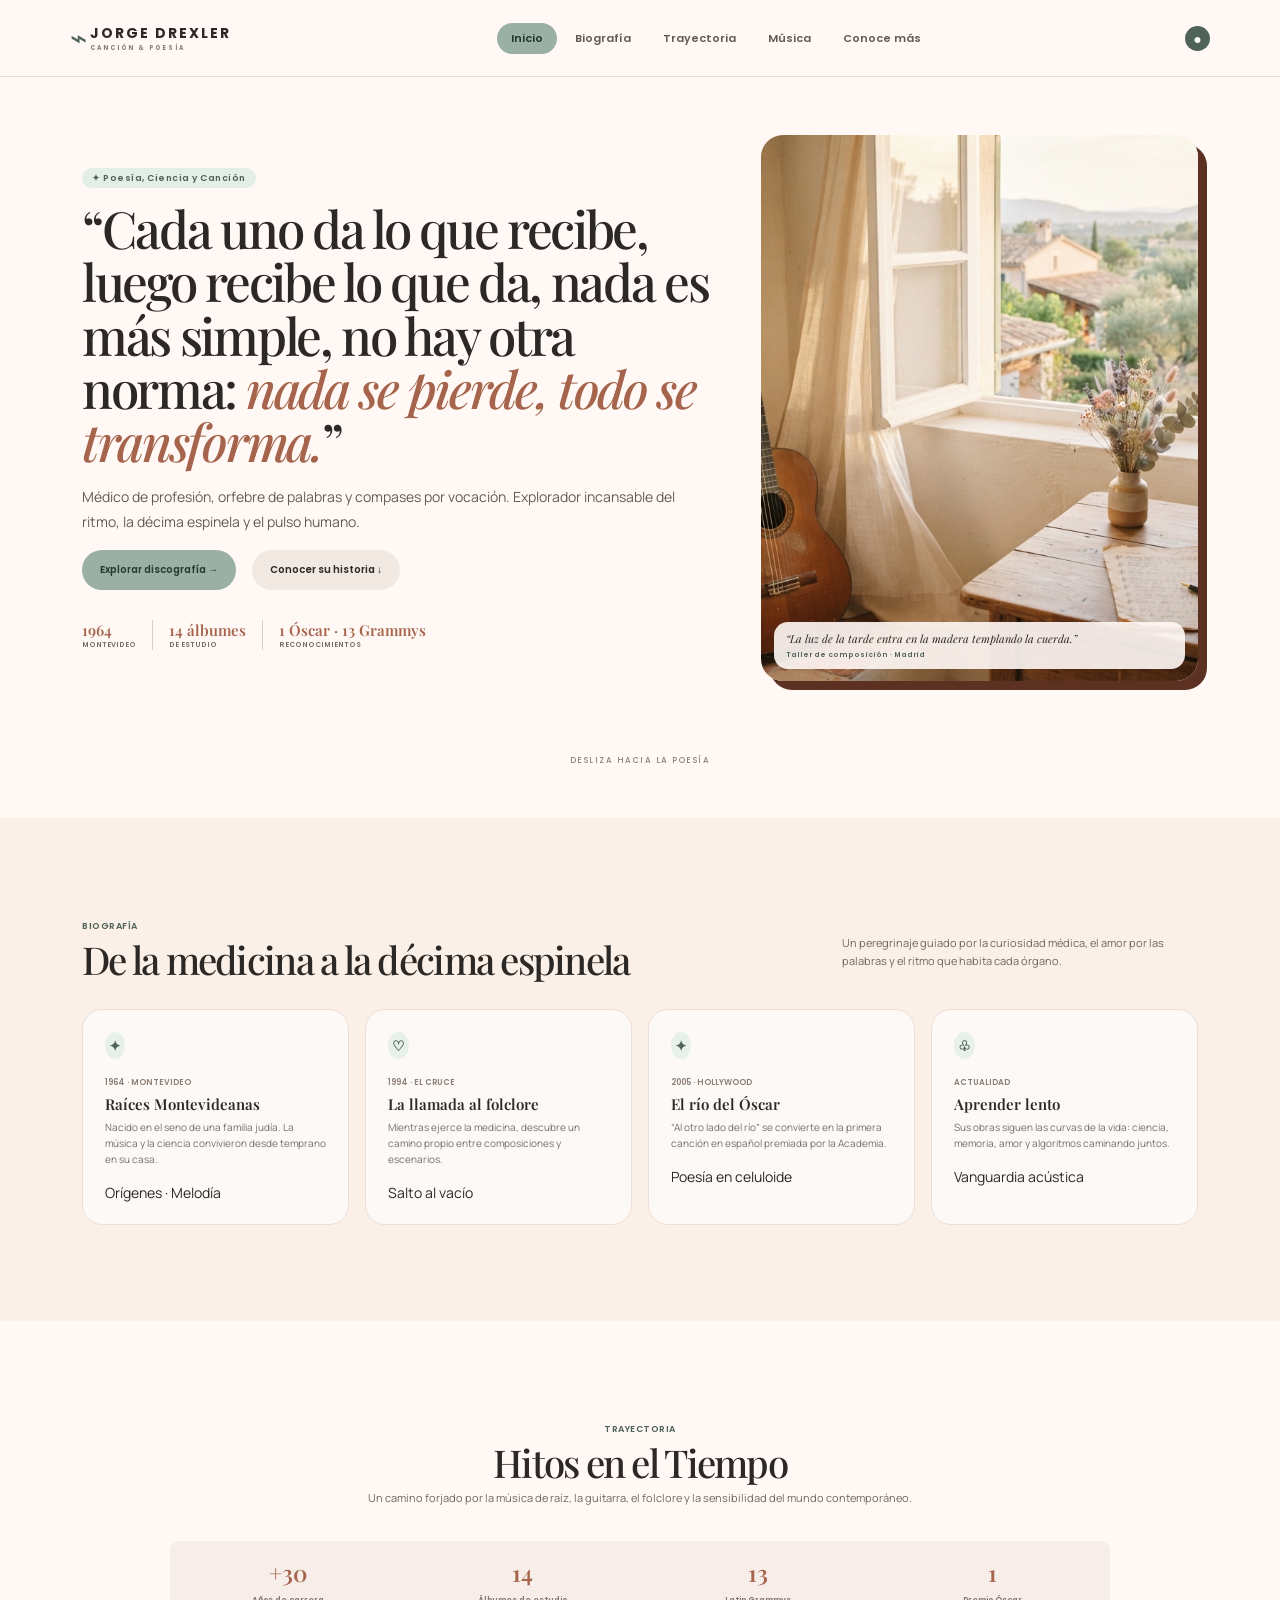
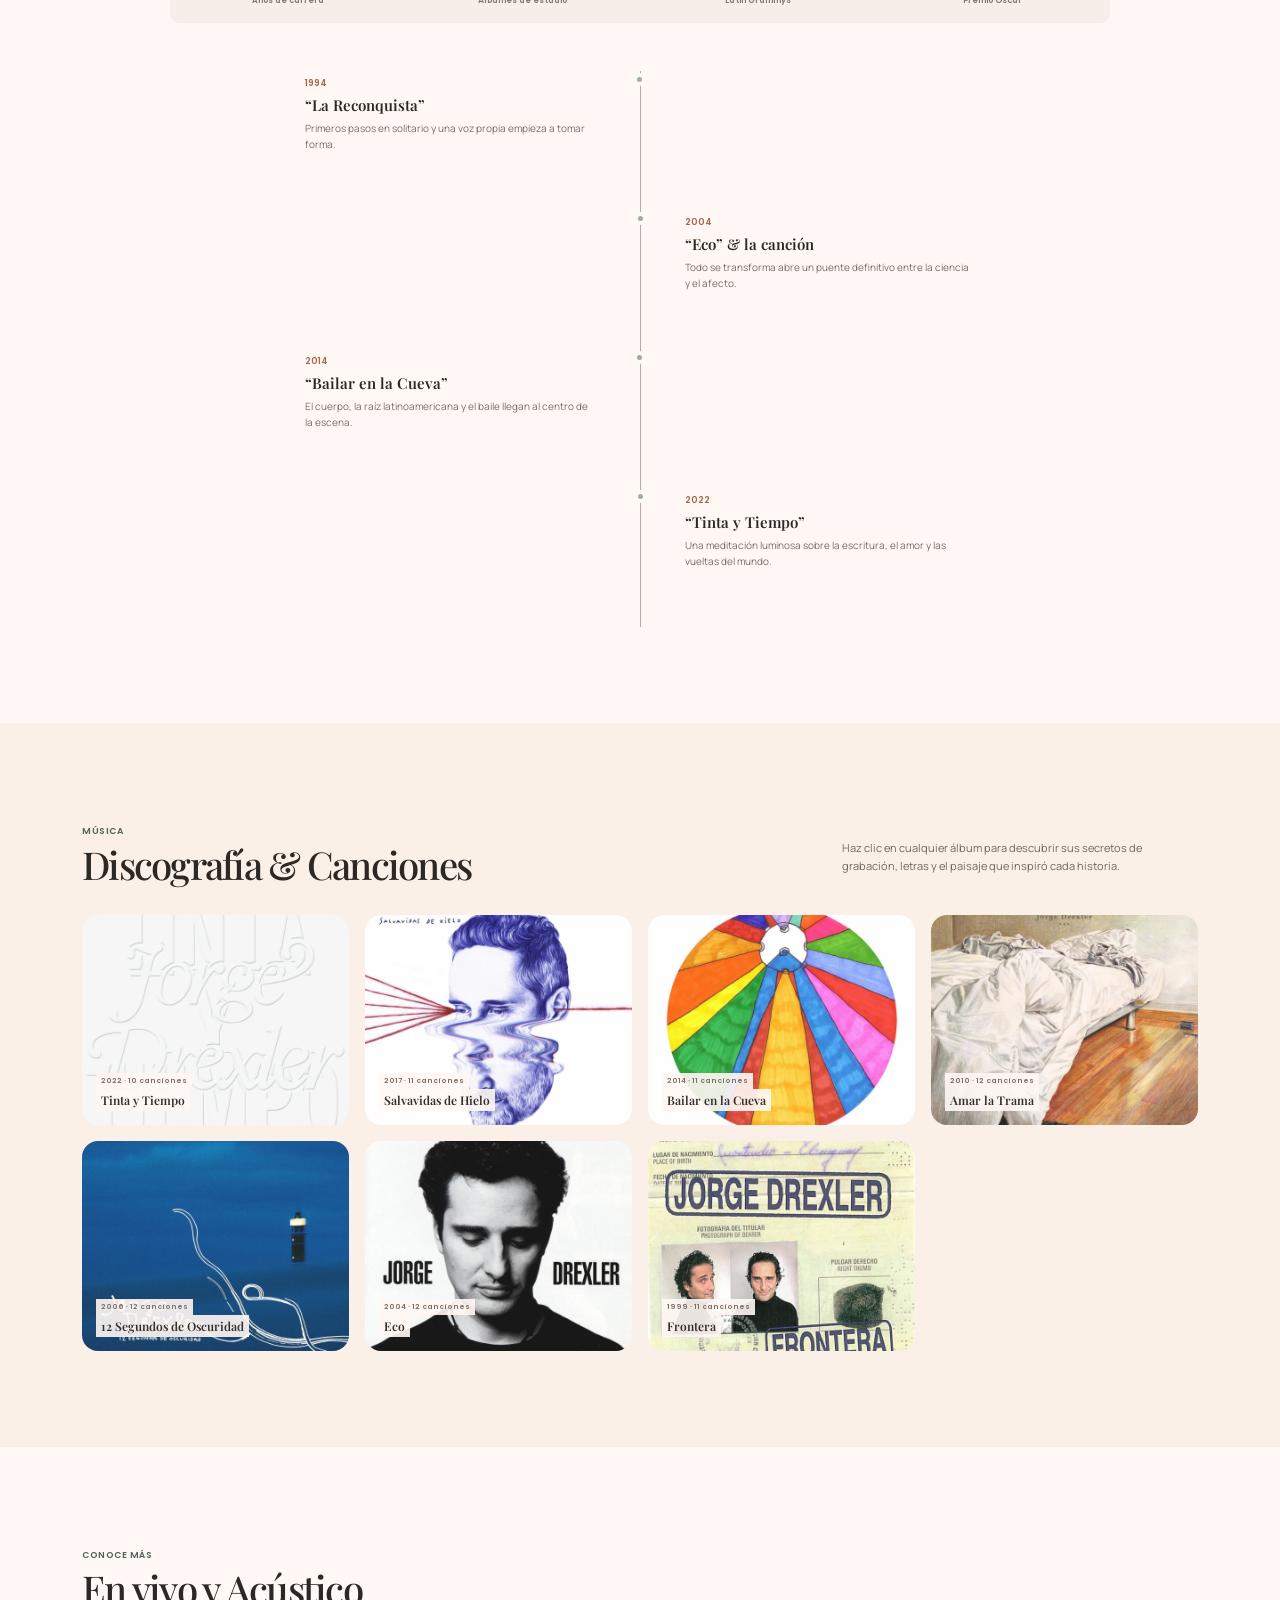
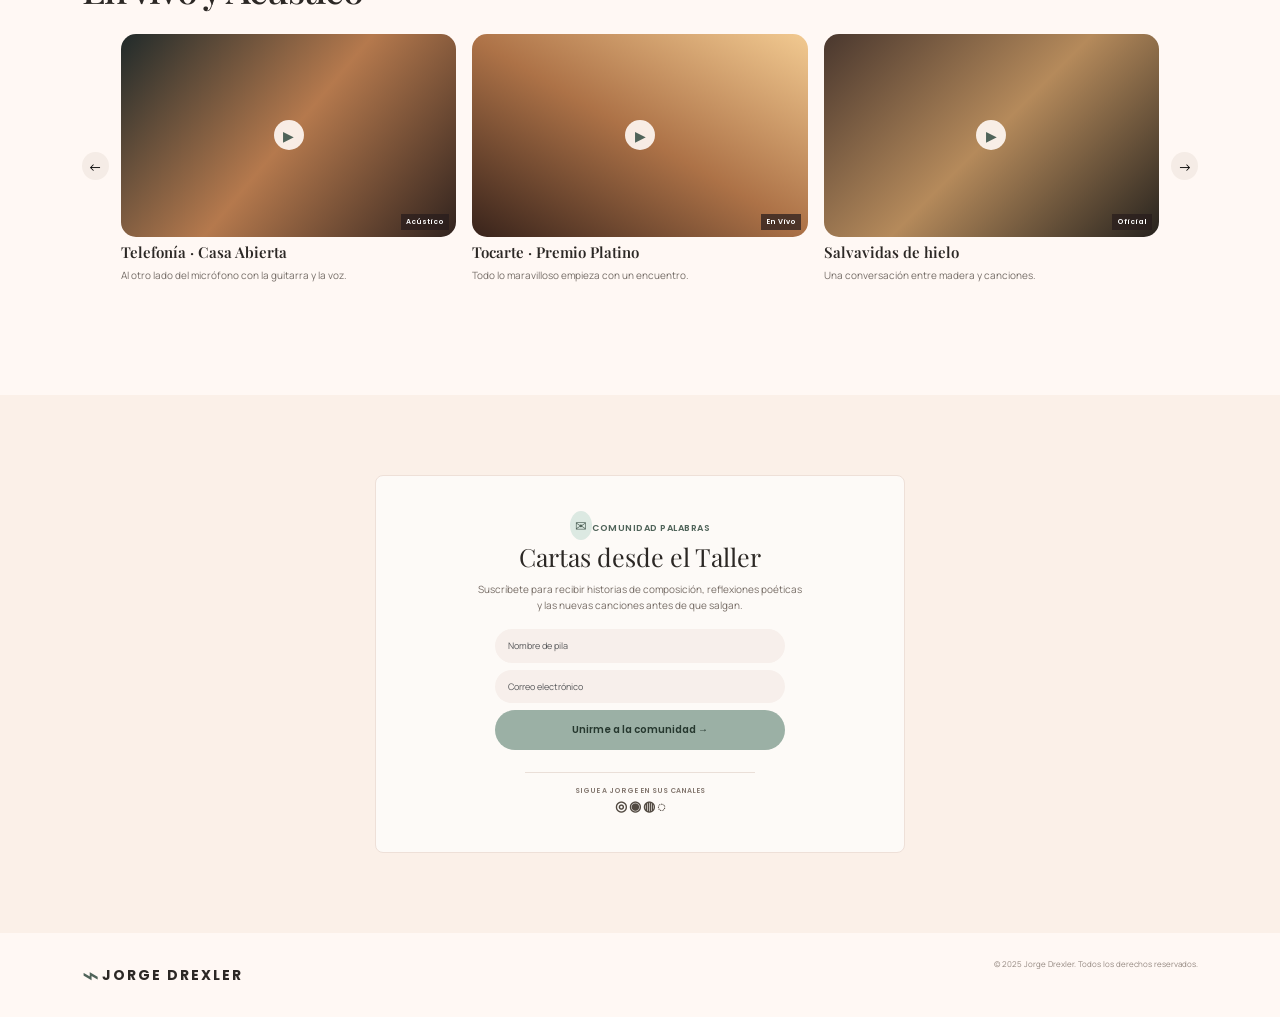
<file: index.html>
<!doctype html>
<html lang="es">
<head>
  <meta charset="utf-8">
  <meta name="viewport" content="width=device-width, initial-scale=1">
  <meta name="description" content="Jorge Drexler: poesía, ciencia y canción.">
  <title>Jorge Drexler — Canción & Poesía</title>
  <link rel="preconnect" href="https://fonts.googleapis.com">
  <link rel="preconnect" href="https://fonts.gstatic.com" crossorigin>
  <link href="https://fonts.googleapis.com/css2?family=Manrope:wght@400;500;600;700&family=Playfair+Display:ital,wght@0,500;0,600;1,500;1,600&family=Poppins:wght@400;500;600;700&display=swap" rel="stylesheet">
  <link href="https://cdn.jsdelivr.net/npm/bootstrap@5.3.3/dist/css/bootstrap.min.css" rel="stylesheet">
  <link rel="stylesheet" href="assets/css/styles.css?v=4952a72">
</head>
<body>
  <header class="site-header fixed-top">
    <nav class="navbar navbar-expand-lg container py-3">
      <a class="navbar-brand logo" href="#inicio" aria-label="Jorge Drexler, inicio"><span class="logo-wave">⌁</span><span>JORGE DREXLER<small>CANCIÓN &amp; POESÍA</small></span></a>
      <button class="navbar-toggler border-0 shadow-none" type="button" data-bs-toggle="collapse" data-bs-target="#mainNav" aria-controls="mainNav" aria-expanded="false" aria-label="Abrir menú"><span class="navbar-toggler-icon"></span></button>
      <div class="collapse navbar-collapse" id="mainNav">
        <ul class="navbar-nav mx-auto gap-lg-1 mt-3 mt-lg-0">
          <li class="nav-item"><a class="nav-link active" href="#inicio">Inicio</a></li>
          <li class="nav-item"><a class="nav-link" href="#biografia">Biografía</a></li>
          <li class="nav-item"><a class="nav-link" href="#trayectoria">Trayectoria</a></li>
          <li class="nav-item"><a class="nav-link" href="#musica">Música</a></li>
          <li class="nav-item"><a class="nav-link" href="#conoce-mas">Conoce más</a></li>
        </ul>
        <button class="profile-button" type="button" aria-label="Perfil">●</button>
      </div>
    </nav>
  </header>

  <main>
    <section id="inicio" class="hero section-space">
      <div class="container"><div class="row align-items-center g-5">
        <div class="col-lg-7 order-2 order-lg-1">
          <span class="eyebrow"><span>✦</span> Poesía, Ciencia y Canción</span>
          <h1>“Cada uno da lo que recibe, luego recibe lo que da, nada es más simple, no hay otra norma: <em>nada se pierde, todo se transforma.</em>”</h1>
          <p class="hero-copy">Médico de profesión, orfebre de palabras y compases por vocación. Explorador incansable del ritmo, la décima espinela y el pulso humano.</p>
          <div class="d-flex flex-wrap gap-2 gap-sm-3"><a class="btn btn-sage" href="#musica">Explorar discografía <span>→</span></a><a class="btn btn-soft" href="#biografia">Conocer su historia <span>↓</span></a></div>
          <div class="stats-row">
            <div><strong>1964</strong><span>Montevideo</span></div><i></i><div><strong>14 álbumes</strong><span>De estudio</span></div><i></i><div><strong>1 Óscar · 13 Grammys</strong><span>Reconocimientos</span></div>
          </div>
        </div>
        <div class="col-lg-5 order-1 order-lg-2"><figure class="hero-image mb-0"><img src="Mockups/a_warm_poetic_scene_of_an_acoustic_spanish_guitar_leaning_gracefully_against_an/screen.png" alt="Guitarra junto a una ventana iluminada"><figcaption>“La luz de la tarde entra en la madera templando la cuerda.”<small>Taller de composición · Madrid</small></figcaption></figure></div>
      </div><a class="scroll-cue" href="#biografia">Desliza hacia la poesía <b></b></a></div>
    </section>

    <section id="biografia" class="bio section-space"><div class="container">
      <div class="section-intro row"><div class="col-md-7"><span class="overline">Biografía</span><h2>De la medicina a la décima espinela</h2></div><p class="col-md-4 offset-md-1">Un peregrinaje guiado por la curiosidad médica, el amor por las palabras y el ritmo que habita cada órgano.</p></div>
      <div class="row g-3 mt-2">
        <div class="col-md-6 col-xl-3"><article class="bio-card"><b>✦</b><small>1964 · MONTEVIDEO</small><h3>Raíces Montevideanas</h3><p>Nacido en el seno de una familia judía. La música y la ciencia convivieron desde temprano en su casa.</p><span>Orígenes · Melodía</span></article></div>
        <div class="col-md-6 col-xl-3"><article class="bio-card"><b>♡</b><small>1994 · EL CRUCE</small><h3>La llamada al folclore</h3><p>Mientras ejerce la medicina, descubre un camino propio entre composiciones y escenarios.</p><span>Salto al vacío</span></article></div>
        <div class="col-md-6 col-xl-3"><article class="bio-card"><b>✦</b><small>2005 · HOLLYWOOD</small><h3>El río del Óscar</h3><p>“Al otro lado del río” se convierte en la primera canción en español premiada por la Academia.</p><span>Poesía en celuloide</span></article></div>
        <div class="col-md-6 col-xl-3"><article class="bio-card"><b>♧</b><small>ACTUALIDAD</small><h3>Aprender lento</h3><p>Sus obras siguen las curvas de la vida: ciencia, memoria, amor y algoritmos caminando juntos.</p><span>Vanguardia acústica</span></article></div>
      </div>
    </div></section>

    <section id="trayectoria" class="trajectory section-space"><div class="container">
      <div class="text-center section-intro justify-content-center"><span class="overline">Trayectoria</span><h2>Hitos en el Tiempo</h2><p class="mx-auto">Un camino forjado por la música de raíz, la guitarra, el folclore y la sensibilidad del mundo contemporáneo.</p></div>
      <div class="achievement-bar row text-center g-0"><div class="col-6 col-md-3"><strong>+30</strong><span>Años de carrera</span></div><div class="col-6 col-md-3"><strong>14</strong><span>Álbumes de estudio</span></div><div class="col-6 col-md-3"><strong>13</strong><span>Latin Grammys</span></div><div class="col-6 col-md-3"><strong>1</strong><span>Premio Óscar</span></div></div>
      <div class="timeline"><article class="timeline-item left"><time>1994</time><h3>“La Reconquista”</h3><p>Primeros pasos en solitario y una voz propia empieza a tomar forma.</p></article><article class="timeline-item right"><time>2004</time><h3>“Eco” &amp; la canción</h3><p>Todo se transforma abre un puente definitivo entre la ciencia y el afecto.</p></article><article class="timeline-item left"><time>2014</time><h3>“Bailar en la Cueva”</h3><p>El cuerpo, la raíz latinoamericana y el baile llegan al centro de la escena.</p></article><article class="timeline-item right"><time>2022</time><h3>“Tinta y Tiempo”</h3><p>Una meditación luminosa sobre la escritura, el amor y las vueltas del mundo.</p></article></div>
    </div></section>

    <section id="musica" class="music section-space"><div class="container"><div class="section-intro row"><div class="col-md-7"><span class="overline">Música</span><h2>Discografía &amp; Canciones</h2></div><p class="col-md-4 offset-md-1">Haz clic en cualquier álbum para descubrir sus secretos de grabación, letras y el paisaje que inspiró cada historia.</p></div>
      <div class="row g-3 album-grid mt-2">
        <div class="col-6 col-md-4 col-lg-3"><button class="album-card cover-corner" data-album="Tinta y Tiempo" data-year="2022" data-song="Tinta y Tiempo"><span>2022 · 10 canciones</span><b>Tinta y Tiempo</b></button></div>
        <div class="col-6 col-md-4 col-lg-3"><button class="album-card cover-ice" data-album="Salvavidas de Hielo" data-year="2017" data-song="Telefonía"><span>2017 · 11 canciones</span><b>Salvavidas de Hielo</b></button></div>
        <div class="col-6 col-md-4 col-lg-3"><button class="album-card cover-cave" data-album="Bailar en la Cueva" data-year="2014" data-song="Universos Paralelos"><span>2014 · 11 canciones</span><b>Bailar en la Cueva</b></button></div>
        <div class="col-6 col-md-4 col-lg-3"><button class="album-card cover-stage" data-album="Amar la Trama" data-year="2010" data-song="La trama y el desenlace"><span>2010 · 12 canciones</span><b>Amar la Trama</b></button></div>
        <div class="col-6 col-md-4 col-lg-3"><button class="album-card cover-blue" data-album="12 Segundos de Oscuridad" data-year="2006" data-song="12 Segundos de Oscuridad"><span>2006 · 12 canciones</span><b>12 Segundos de Oscuridad</b></button></div>
        <div class="col-6 col-md-4 col-lg-3"><button class="album-card cover-white" data-album="Eco" data-year="2004" data-song="Todo se transforma"><span>2004 · 12 canciones</span><b>Eco</b></button></div>
        <div class="col-6 col-md-4 col-lg-3"><button class="album-card cover-forest" data-album="Frontera" data-year="1999" data-song="La edad del cielo"><span>1999 · 11 canciones</span><b>Frontera</b></button></div>
      </div>
    </div></section>

    <section id="conoce-mas" class="watch section-space"><div class="container"><div class="section-intro"><span class="overline">Conoce más</span><h2>En vivo y Acústico</h2></div><div class="video-wrap"><button class="carousel-control prev" aria-label="Anterior">←</button><div class="video-track"><article class="video-card"><div class="video-img video-one"><button class="play" aria-label="Reproducir">▶</button><span>Acústico</span></div><h3>Telefonía · Casa Abierta</h3><p>Al otro lado del micrófono con la guitarra y la voz.</p></article><article class="video-card"><div class="video-img video-two"><button class="play" aria-label="Reproducir">▶</button><span>En Vivo</span></div><h3>Tocarte · Premio Platino</h3><p>Todo lo maravilloso empieza con un encuentro.</p></article><article class="video-card"><div class="video-img video-three"><button class="play" aria-label="Reproducir">▶</button><span>Oficial</span></div><h3>Salvavidas de hielo</h3><p>Una conversación entre madera y canciones.</p></article></div><button class="carousel-control next" aria-label="Siguiente">→</button></div></div>
    </section>
    <section class="newsletter"><div class="container"><div class="letter-card text-center"><span class="mail-icon">✉</span><span class="overline">Comunidad palabras</span><h2>Cartas desde el Taller</h2><p>Suscríbete para recibir historias de composición, reflexiones poéticas y las nuevas canciones antes de que salgan.</p><form id="newsletterForm" class="mx-auto"><input class="form-control" type="text" placeholder="Nombre de pila" required><input class="form-control" type="email" placeholder="Correo electrónico" required><button class="btn btn-sage w-100" type="submit">Unirme a la comunidad →</button></form><div id="formSuccess" class="form-success d-none">Gracias por unirte. Nos leemos pronto.</div><div class="social">SIGUE A JORGE EN SUS CANALES<br><a href="#inicio">◎</a> <a href="#inicio">◉</a> <a href="#inicio">◍</a> <a href="#inicio">◌</a></div></div></div></section>
  </main>
  <footer><div class="container d-flex justify-content-between flex-wrap gap-2"><span class="logo footer-logo"><span class="logo-wave">⌁</span> JORGE DREXLER</span><span>© 2025 Jorge Drexler. Todos los derechos reservados.</span></div></footer>
  <button id="toTop" class="to-top" aria-label="Volver arriba">↑</button>

  <div class="modal fade" id="albumModal" tabindex="-1" aria-labelledby="albumTitle" aria-hidden="true"><div class="modal-dialog modal-dialog-centered modal-lg"><div class="modal-content"><div class="modal-header border-0"><div><span class="overline">Álbum seleccionado</span><h2 class="modal-title" id="albumTitle"></h2></div><button class="btn-close" data-bs-dismiss="modal" aria-label="Cerrar"></button></div><div class="modal-body"><div class="album-modal-art"></div><p id="albumDescription"></p><div class="track-row"><button id="trackPlay" class="track-play">▶</button><div><small>CANCIÓN DESTACADA</small><strong id="trackName"></strong></div><span id="trackState">3:24</span></div></div></div></div></div>
  <script src="https://code.jquery.com/jquery-3.7.1.min.js"></script>
  <script src="https://cdn.jsdelivr.net/npm/bootstrap@5.3.3/dist/js/bootstrap.bundle.min.js"></script>
  <script src="assets/js/app.js"></script>
</body>
</html>
</file>
<file: assets/css/styles.css>
:root{--bg:#fff8f4;--soft:#fbf0e8;--sage:#9bb0a5;--green:#4f6359;--clay:#a5644b;--ink:#2c2825}*{box-sizing:border-box}html{scroll-behavior:smooth}body{background:var(--bg);color:var(--ink);font:14px Manrope,Arial}.site-header{background:#fff8f4ed;border-bottom:1px solid #e9ddd5;backdrop-filter:blur(10px)}.navbar{min-height:74px}.logo{align-items:center;color:var(--ink);display:flex;font:700 14px Poppins;gap:7px;letter-spacing:2px;line-height:1;text-decoration:none}.logo small{color:#877e77;display:block;font-size:6px;letter-spacing:2px;margin-top:5px}.logo-wave{color:var(--green);font:29px Georgia;letter-spacing:-9px;margin-right:5px}.nav-link{border-radius:99px;color:#615a55!important;font:600 11px Poppins!important;padding:7px 14px!important}.nav-link.active,.nav-link:hover{background:var(--sage);color:#24362d!important}.profile-button,.to-top{background:var(--green);border:0;border-radius:50%;color:#fff;height:25px;width:25px}.section-space{padding:96px 0}.hero{padding-top:135px}.eyebrow,.overline{color:var(--green);font:600 9px Poppins;letter-spacing:.5px;text-transform:uppercase}.eyebrow{background:#e2eee7;border-radius:99px;padding:4px 10px;text-transform:none}.hero h1,h2{font-family:'Playfair Display',Georgia,serif}.hero h1{font-size:clamp(2.25rem,4vw,4rem);letter-spacing:-.045em;line-height:1.04;margin:17px 0}.hero h1 em{color:var(--clay)}.hero-copy{color:#625b56;line-height:1.75;max-width:620px}.btn{border:0;border-radius:99px;font:600 10px Poppins;padding:12px 18px}.btn-sage{background:var(--sage);color:#26382f}.btn-soft{background:#f1e8e2;color:var(--ink)}.stats-row{display:flex;gap:16px;margin-top:30px}.stats-row div{display:flex;flex-direction:column}.stats-row strong{color:var(--clay);font:600 15px 'Playfair Display';white-space:nowrap}.stats-row span{color:#746b65;font:600 7px Poppins;text-transform:uppercase}.stats-row i{background:#d7cfc8;width:1px}.hero-image{border-radius:22px;box-shadow:9px 9px #5c3121;margin:auto;max-width:440px;overflow:hidden;position:relative}.hero-image img{aspect-ratio:4/5;display:block;object-fit:cover;width:100%}.hero-image figcaption{background:#fff8f4e8;border-radius:14px;bottom:12px;font:italic 11px 'Playfair Display';left:13px;padding:9px 12px;position:absolute;right:13px}.hero-image small{color:var(--green);display:block;font:600 7px Poppins;font-style:normal;margin-top:4px}.scroll-cue{color:#8b8078;display:block;font:500 8px Poppins;letter-spacing:1.5px;margin:74px auto -45px;text-align:center;text-decoration:none;text-transform:uppercase}.bio,.music,.newsletter{background:var(--soft)}.section-intro{align-items:end}.section-intro h2{font-size:clamp(1.8rem,3vw,2.8rem);letter-spacing:-.045em;line-height:1.1;margin:5px 0}.section-intro p{color:#6e6761;font-size:11px;line-height:1.6}.bio-card{background:#ffffff9c;border:1px solid #eddfd6;border-radius:20px;height:100%;padding:22px}.bio-card b{background:#e7f0ea;border-radius:50%;color:var(--green);display:inline-block;padding:4px}.bio-card small{color:#8a7e75;display:block;font:600 8px Poppins;margin-top:18px}.bio-card h3,.timeline-item h3,.video-card h3{font:600 15px 'Playfair Display';margin:5px 0}.bio-card p,.timeline-item p,.video-card p{color:#766e68;font-size:10px;line-height:1.6}.achievement-bar{background:#f7eee9;border-radius:9px;margin:35px auto 48px;max-width:940px;padding:16px 0}.achievement-bar strong{color:var(--clay);display:block;font:600 23px 'Playfair Display'}.achievement-bar span{color:#807770;font:600 8px Poppins}.timeline{margin:auto;max-width:760px;position:relative}.timeline:before{background:#baa99e;bottom:0;content:"";left:50%;position:absolute;top:0;width:1px}.timeline-item{padding:0 45px 42px;position:relative;width:50%}.timeline-item:after{background:var(--sage);border:4px solid var(--bg);border-radius:50%;content:"";height:13px;position:absolute;right:-6px;top:2px;width:13px}.timeline-item.right{margin-left:50%}.timeline-item.right:after{left:-6px}.timeline-item time{color:var(--clay);font:600 9px Poppins}.album-card{background:#eee;border:0;border-radius:16px;display:flex;flex-direction:column;isolation:isolate;justify-content:end;min-height:210px;overflow:hidden;padding:14px;position:relative;text-align:left;transition:.25s;width:100%}.album-card:before{content:"";inset:0;opacity:.9;position:absolute;transition:.25s;z-index:-1}.album-card:hover{transform:translateY(-5px)}.album-card:hover:before{transform:scale(1.08)}.album-card span,.album-card b{background:#fff8f4e6;width:max-content}.album-card span{color:#7c6d63;font:600 7px Poppins;padding:3px 5px}.album-card b{color:#322e2a;font:600 12px 'Playfair Display';padding:3px 5px}.cover-corner:before{background:url("../../Mockups/Tinta%20y%20Tiempo.jpg") center/cover}.cover-ice:before{background:url("../../Mockups/Salvavidas%20de%20Hielo.jpg") center/cover}.cover-cave:before{background:url("../../Mockups/Bailar%20en%20la%20Cueva.jpg") center/cover}.cover-stage:before{background:url("../../Mockups/Amar%20la%20Trama.jpg") center/cover}.cover-blue:before{background:url("../../Mockups/12%20Segundos%20de%20Oscuridad.jpg") center/cover}.cover-white:before{background:url("../../Mockups/Eco.jpg") center/cover}.cover-forest:before{background:url("../../Mockups/Frontera.jpg") center/cover}.video-wrap{align-items:center;display:flex;gap:12px;margin-top:25px}.video-track{display:grid;gap:16px;grid-template-columns:repeat(3,1fr);overflow:hidden;width:100%}.video-img{aspect-ratio:1.65;border-radius:15px;position:relative}.video-one{background:linear-gradient(130deg,#202a2a,#b5794d,#31231e)}.video-two{background:linear-gradient(30deg,#38231b,#ad7247,#f2ca91)}.video-three{background:linear-gradient(135deg,#49372e,#b58a5b,#27231e)}.play{background:#fff8f4e8;border:0;border-radius:50%;color:var(--green);height:30px;left:50%;position:absolute;top:50%;transform:translate(-50%,-50%);width:30px}.video-img span{background:#281d1cb8;bottom:7px;color:#fff;font:600 7px Poppins;padding:3px 5px;position:absolute;right:7px}.carousel-control{background:#f5ece6;border:0;border-radius:50%;height:28px;width:28px}.newsletter{padding:80px 0}.letter-card{background:#ffffffa8;border:1px solid #eee0d8;border-radius:8px;margin:auto;max-width:530px;padding:35px}.letter-card h2{font:25px 'Playfair Display'}.letter-card p{color:#776d66;font-size:10px;line-height:1.6;margin:auto auto 16px;max-width:330px}.mail-icon{background:#dce9e2;border-radius:50%;color:var(--green);display:inline-block;padding:5px}.letter-card form{max-width:290px}.form-control{background:#f7efeb;border:0;border-radius:30px;font-size:9px;margin-bottom:7px;padding:10px 13px}.social{border-top:1px solid #eadfd8;color:#847870;font:600 7px Poppins;margin:22px auto 0;padding-top:13px;width:230px}.social a{color:#514941;font-size:14px;text-decoration:none}footer{color:#948880;font-size:8px;padding:25px 0}.to-top{bottom:20px;display:none;height:36px;position:fixed;right:20px;width:36px;z-index:4}.modal-content{background:var(--bg);border:0;border-radius:23px}.album-modal-art{background:linear-gradient(135deg,#e6c19c,#687e6c);border-radius:14px;height:120px}.track-row{align-items:center;background:#f5ebe5;border-radius:12px;display:flex;gap:12px;padding:12px}.track-play{background:var(--sage);border:0;border-radius:50%;height:33px;width:33px}@media(max-width:575px){.section-space{padding:68px 0}.hero{padding-top:110px}.stats-row{gap:8px}.stats-row strong{font-size:12px}.timeline:before{left:7px}.timeline-item,.timeline-item.right{margin-left:0;padding:0 0 31px 30px;width:100%}.timeline-item:after,.timeline-item.right:after{left:1px}.video-track{display:flex;overflow:auto}.video-card{flex:0 0 82%}.carousel-control{display:none}.album-card{min-height:155px}}
</file>
